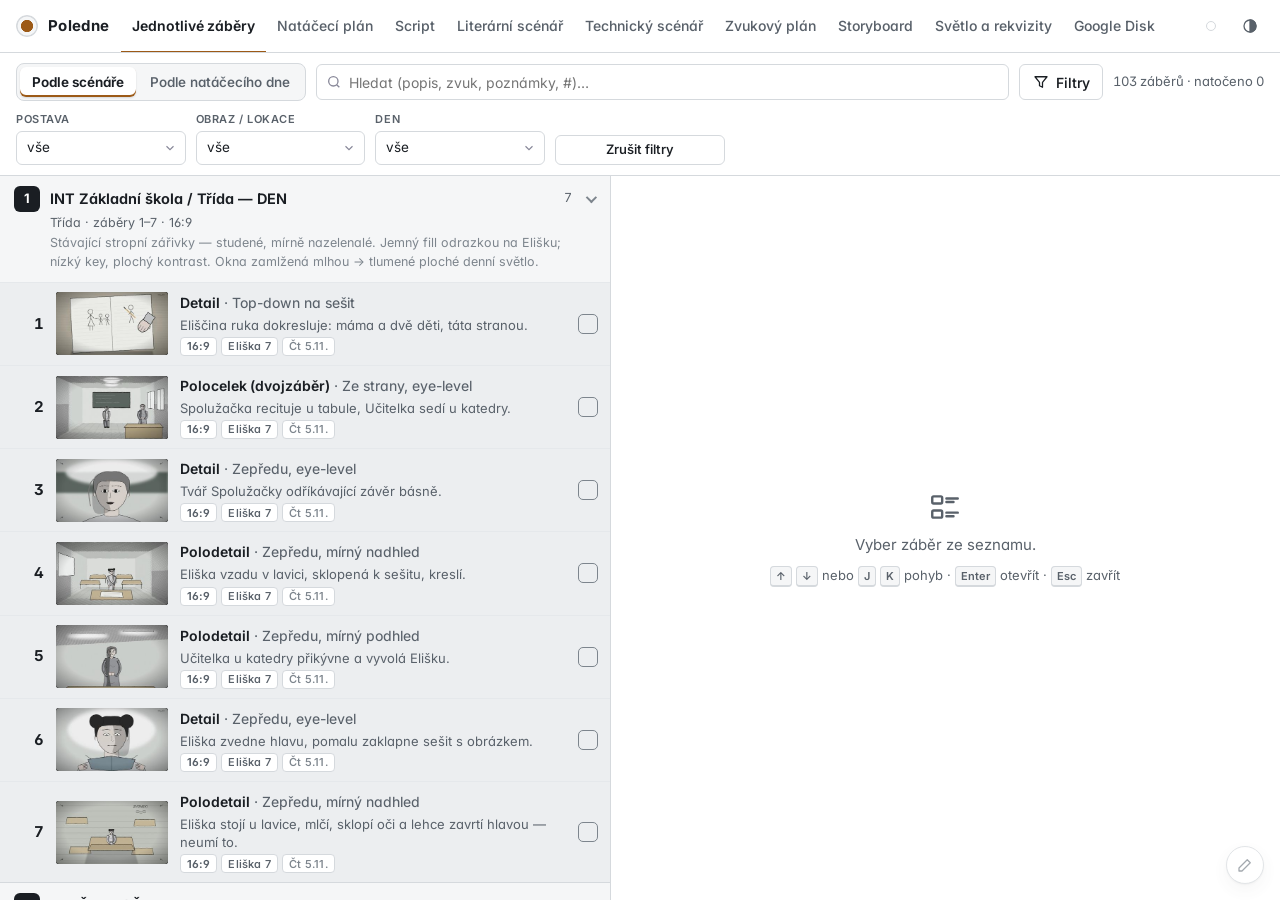
<file: index.html>
<!doctype html>
<html lang="cs">
<head>
<meta charset="utf-8">
<meta name="viewport" content="width=device-width, initial-scale=1, viewport-fit=cover">
<title>Poledne · produkční přehled</title>
<meta name="description" content="Produkční přehled studentského filmu Poledne – záběry, natáčecí plán, scénář, storyboard, světlo a rekvizity.">
<meta name="theme-color" content="#14181c" media="(prefers-color-scheme: dark)">
<meta name="theme-color" content="#eef0f2" media="(prefers-color-scheme: light)">
<meta name="apple-mobile-web-app-capable" content="yes">
<meta name="mobile-web-app-capable" content="yes">
<meta name="apple-mobile-web-app-status-bar-style" content="black-translucent">
<meta name="apple-mobile-web-app-title" content="Poledne">
<link rel="manifest" href="manifest.webmanifest">
<link rel="icon" href="icons/icon.svg" type="image/svg+xml">
<link rel="apple-touch-icon" href="icons/apple-touch-icon.png">
<link rel="preconnect" href="https://fonts.googleapis.com">
<link rel="preconnect" href="https://fonts.gstatic.com" crossorigin>
<link rel="stylesheet" href="https://fonts.googleapis.com/css2?family=Inter:wght@400;500;600;700&display=swap">
<link rel="stylesheet" href="css/app.css">
<script>
  try { var t = localStorage.getItem('poledne.theme'); if (t === 'light' || t === 'dark') document.documentElement.dataset.theme = t; } catch (e) {}
</script>
<script type="module" src="js/main.js"></script>
</head>
<body>
<a class="skip" href="#main">Přeskočit na obsah</a>
<header class="app-header" id="header">
  <div class="header-row">
    <a class="brand" href="#/zabery" aria-label="Poledne – úvod">
      <span class="brand-mark" aria-hidden="true"></span>
      <span class="brand-t"><strong>Poledne</strong></span>
    </a>
    <nav class="tabs" id="tabs" aria-label="Sekce"></nav>
    <button type="button" id="theme-btn" class="icon-btn" aria-label="Přepnout téma"></button>
  </div>
  <div class="edit-bar" id="edit-bar" hidden></div>
</header>
<main id="main" tabindex="-1"><p class="loading">Načítám…</p></main>
<nav class="bottom-bar" id="bottom-bar" aria-label="Sekce"></nav>
<button type="button" id="edit-toggle" class="edit-toggle" aria-pressed="false" aria-label="Režim úprav" title="Režim úprav"></button>
<div id="print-root"></div>
<input type="file" id="import-file" accept="application/json,.json" hidden>
</body>
</html>
</file>
<file: css/app.css>
/* Poledne – produkční přehled.
   Věcný nástroj: chladná desaturovaná šeď + jeden teplý (polední) akcent. Tmavé téma je primární pro plac. */

:root {
  --bg: #eceef0;
  --surface: #ffffff;
  --surface-2: #f5f6f7;
  --line: #d5d9dd;
  --line-2: #e5e8eb;
  --text: #1a1e23;
  --muted: #59616a;
  --faint: #7d858d;
  --accent: #9c5a17;
  --accent-ink: #ffffff;
  --accent-soft: #f5e8d8;
  --sel: #e6ebf0;
  --focus: #b8701f;
  --frame: #0d0f11;
  --l-h1: #dbe5ee; --l-h1-t: #2c4a61;
  --l-a: #f3e1c6;  --l-a-t: #6e4210;
  --l-b1: #dddee2; --l-b1-t: #3c3f46;
  --l-b2: #ffffff; --l-b2-t: #1a1e23;
  --ok: #2f6e46; --ok-bg: #dcefe2;
  --warn: #8a5a0c; --warn-bg: #f6e9cc;
  --bad: #9a3b2f; --bad-bg: #f6dfdb;
  --shadow: 0 1px 2px rgba(20, 25, 30, .06), 0 6px 20px rgba(20, 25, 30, .07);
  --radius: 8px;
  --header-h: 53px;
  --bb-h: 60px;
  --font: 'Inter', 'Public Sans', system-ui, -apple-system, 'Segoe UI', Roboto, sans-serif;
  color-scheme: light;
}

@media (prefers-color-scheme: dark) {
  :root:not([data-theme="light"]) {
    --bg: #101316;
    --surface: #161a1e;
    --surface-2: #1c2126;
    --line: #2a3137;
    --line-2: #22282d;
    --text: #e2e5e8;
    --muted: #9aa3ab;
    --faint: #737c84;
    --accent: #dc9a50;
    --accent-ink: #1b1207;
    --accent-soft: #33281b;
    --sel: #222a31;
    --focus: #e3a560;
    --frame: #050607;
    --l-h1: #22323f; --l-h1-t: #a9c4da;
    --l-a: #3a2c19;  --l-a-t: #e9b877;
    --l-b1: #2a2c31; --l-b1-t: #a5a8b0;
    --l-b2: #e8edf0; --l-b2-t: #14181c;
    --ok: #79b98f; --ok-bg: #1b2d22;
    --warn: #ddaa55; --warn-bg: #33291a;
    --bad: #e08a7d; --bad-bg: #372120;
    --shadow: 0 1px 2px rgba(0, 0, 0, .4), 0 8px 24px rgba(0, 0, 0, .35);
    color-scheme: dark;
  }
}
:root[data-theme="dark"] {
  --bg: #101316;
  --surface: #161a1e;
  --surface-2: #1c2126;
  --line: #2a3137;
  --line-2: #22282d;
  --text: #e2e5e8;
  --muted: #9aa3ab;
  --faint: #737c84;
  --accent: #dc9a50;
  --accent-ink: #1b1207;
  --accent-soft: #33281b;
  --sel: #222a31;
  --focus: #e3a560;
  --frame: #050607;
  --l-h1: #22323f; --l-h1-t: #a9c4da;
  --l-a: #3a2c19;  --l-a-t: #e9b877;
  --l-b1: #2a2c31; --l-b1-t: #a5a8b0;
  --l-b2: #e8edf0; --l-b2-t: #14181c;
  --ok: #79b98f; --ok-bg: #1b2d22;
  --warn: #ddaa55; --warn-bg: #33291a;
  --bad: #e08a7d; --bad-bg: #372120;
  --shadow: 0 1px 2px rgba(0, 0, 0, .4), 0 8px 24px rgba(0, 0, 0, .35);
  color-scheme: dark;
}

/* ---------- základ ---------- */
*, *::before, *::after { box-sizing: border-box; }
html { -webkit-text-size-adjust: 100%; }
body {
  margin: 0;
  background: var(--bg);
  color: var(--text);
  font: 15px/1.5 var(--font);
  font-feature-settings: 'cv11', 'ss01';
  -webkit-font-smoothing: antialiased;
}
h1, h2, h3 { margin: 0; line-height: 1.25; font-weight: 650; }
p { margin: 0; }
a { color: inherit; }
button, input, select, textarea { font: inherit; color: inherit; }
img { max-width: 100%; }
:focus-visible { outline: 2px solid var(--focus); outline-offset: 2px; border-radius: 4px; }
mark { background: var(--accent-soft); color: inherit; border-radius: 2px; box-shadow: 0 0 0 1px var(--accent-soft); }
kbd { font: 600 11px/1 var(--font); border: 1px solid var(--line); border-bottom-width: 2px; border-radius: 4px; padding: 2px 5px; background: var(--surface-2); }
.muted { color: var(--muted); }
.small { font-size: 13px; }
.sr-only { position: absolute; width: 1px; height: 1px; overflow: hidden; clip: rect(0 0 0 0); white-space: nowrap; }
.skip { position: absolute; left: 8px; top: -60px; z-index: 100; background: var(--accent); color: var(--accent-ink); padding: 8px 12px; border-radius: 6px; }
.skip:focus { top: 8px; }
.loading { padding: 40px; color: var(--muted); }
[hidden] { display: none !important; }

/* ---------- ikony a tlačítka ---------- */
.ico { display: inline-flex; width: 18px; height: 18px; flex: none; }
.ico svg { width: 100%; height: 100%; }
.ico.big { width: 34px; height: 34px; }

.btn {
  display: inline-flex; align-items: center; justify-content: center; gap: 6px;
  min-height: 36px; padding: 0 12px;
  border: 1px solid var(--line); border-radius: 6px;
  background: var(--surface); color: var(--text);
  font-size: 14px; font-weight: 550; text-decoration: none; cursor: pointer; white-space: nowrap;
}
.btn:hover { background: var(--surface-2); }
.btn:disabled { opacity: .4; cursor: default; }
.btn-sm { min-height: 30px; padding: 0 10px; font-size: 13px; }
.btn-ghost { background: transparent; }
.btn-primary { background: var(--accent); border-color: var(--accent); color: var(--accent-ink); }
.btn-primary:hover { background: var(--accent); filter: brightness(1.08); }
.btn-danger { color: var(--bad); }
.btn .badge { background: var(--accent); color: var(--accent-ink); border-radius: 9px; font-size: 11px; font-weight: 700; padding: 0 6px; line-height: 18px; }

.icon-btn {
  display: inline-flex; align-items: center; justify-content: center;
  width: 36px; height: 36px; flex: none;
  border: 0; border-radius: 6px; background: transparent; color: var(--muted); cursor: pointer;
}
.icon-btn:hover { background: var(--surface-2); color: var(--text); }
.icon-btn:disabled { opacity: .3; cursor: default; }
.icon-btn.sm { width: 30px; height: 30px; }

select {
  height: 36px; padding: 0 28px 0 10px; border: 1px solid var(--line); border-radius: 6px;
  background: var(--surface) url("data:image/svg+xml,%3Csvg xmlns='http://www.w3.org/2000/svg' viewBox='0 0 24 24' fill='none' stroke='%23889' stroke-width='2'%3E%3Cpath d='M6 9l6 6 6-6'/%3E%3C/svg%3E") no-repeat right 8px center / 14px;
  appearance: none; -webkit-appearance: none; max-width: 100%; font-size: 14px;
}
input[type="search"], input[type="text"], input[type="date"], input[type="url"], input[type="password"] {
  height: 36px; padding: 0 10px; border: 1px solid var(--line); border-radius: 6px; background: var(--surface); font-size: 14px; min-width: 0;
}
.search {
  flex: 1 1 200px; padding-left: 32px !important;
  background: var(--surface) url("data:image/svg+xml,%3Csvg xmlns='http://www.w3.org/2000/svg' viewBox='0 0 24 24' fill='none' stroke='%23889' stroke-width='2'%3E%3Ccircle cx='11' cy='11' r='7'/%3E%3Cpath d='M20 20l-4-4'/%3E%3C/svg%3E") no-repeat 9px center / 16px !important;
}

/* ---------- hlavička ---------- */
.app-header {
  position: sticky; top: 0; z-index: 30;
  background: var(--surface); border-bottom: 1px solid var(--line);
  padding-top: env(safe-area-inset-top);
}
.header-row { display: flex; align-items: center; gap: 12px; padding: 0 12px 0 16px; height: 52px; }
.brand { display: flex; align-items: center; gap: 10px; text-decoration: none; flex: none; }
.brand-mark { width: 22px; height: 22px; border-radius: 50%; background: radial-gradient(circle at 50% 50%, var(--accent) 0 38%, transparent 40%), var(--surface-2); box-shadow: inset 0 0 0 1.5px var(--line); }
.brand-t { display: flex; flex-direction: column; line-height: 1.15; }
.brand-t strong { font-size: 15px; letter-spacing: .02em; }
.tabs { display: flex; flex: 1; min-width: 0; height: 100%; overflow-x: auto; scrollbar-width: none; }
.tabs::-webkit-scrollbar { display: none; }
.tab {
  display: flex; align-items: center; padding: 0 11px; white-space: nowrap;
  color: var(--muted); text-decoration: none; font-size: 14px; font-weight: 520;
  border-bottom: 2px solid transparent; margin-bottom: -1px;
}
.tab:hover { color: var(--text); }
.tab[aria-current="page"] { color: var(--text); border-bottom-color: var(--accent); font-weight: 620; }
.tab .sm { display: none; }
@media (max-width: 1240px) { .tab .lg { display: none; } .tab .sm { display: inline; } }

.edit-bar {
  display: flex; align-items: center; justify-content: space-between; gap: 8px 16px; flex-wrap: wrap;
  padding: 6px 16px; background: var(--accent-soft); border-top: 1px solid var(--line); font-size: 13px;
}
.edit-bar-t { display: inline-flex; align-items: center; gap: 6px; font-weight: 600; }
.edit-bar-a { display: flex; gap: 6px; flex-wrap: wrap; }

/* spodní lišta (telefon) */
.bottom-bar { display: none; }
.more-sheet {
  position: fixed; right: 8px; bottom: calc(var(--bb-h) + env(safe-area-inset-bottom) + 8px); z-index: 45;
  background: var(--surface); border: 1px solid var(--line); border-radius: 12px; box-shadow: var(--shadow);
  padding: 6px; min-width: 230px;
}
.more-item { display: flex; align-items: center; gap: 12px; min-height: 48px; padding: 0 14px; border-radius: 8px; text-decoration: none; font-weight: 520; }
.more-item:hover { background: var(--surface-2); }

.edit-toggle {
  position: fixed; right: 16px; bottom: 16px; z-index: 50;
  width: 38px; height: 38px; border-radius: 50%;
  display: inline-flex; align-items: center; justify-content: center;
  border: 1px solid var(--line); background: var(--surface); color: var(--faint);
  opacity: .7; cursor: pointer; box-shadow: var(--shadow);
}
.edit-toggle:hover, .edit-toggle:focus-visible { opacity: 1; color: var(--text); }
.edit-toggle[aria-pressed="true"] { opacity: 1; background: var(--accent); border-color: var(--accent); color: var(--accent-ink); }

/* ---------- obecné stránky ---------- */
.page { max-width: 1180px; margin: 0 auto; padding: 24px 24px 80px; }
.page-narrow { max-width: 820px; }
.page-wide { max-width: 1560px; }
.page-head { display: flex; align-items: flex-end; justify-content: space-between; gap: 12px 24px; flex-wrap: wrap; margin-bottom: 16px; }
.page-head h1 { font-size: 24px; letter-spacing: -.01em; }
.page-head p { margin-top: 2px; }
.page-actions { display: flex; gap: 8px; flex-wrap: wrap; }
.empty { padding: 40px 20px; text-align: center; color: var(--muted); display: grid; gap: 12px; justify-items: center; }
.more { display: inline-block; margin-top: 8px; font-size: 13.5px; font-weight: 550; color: var(--accent); text-decoration: none; }
.more:hover { text-decoration: underline; }
.flash { animation: flash 1.6s ease-out; }
@keyframes flash { 0%, 30% { background: var(--accent-soft); } 100% { background: transparent; } }

/* ---------- toolbar ---------- */
.toolbar { background: var(--surface); border-bottom: 1px solid var(--line); padding: 10px 16px; }
.toolbar-page { position: sticky; top: var(--header-h); z-index: 10; margin: 0 -24px 16px; padding: 10px 24px; }
.toolbar-row { display: flex; align-items: center; gap: 8px 10px; flex-wrap: wrap; }
.count { margin-left: auto; color: var(--muted); font-size: 13px; white-space: nowrap; font-variant-numeric: tabular-nums; }
.filters { display: grid; grid-template-columns: repeat(auto-fill, minmax(150px, 1fr)); gap: 8px 10px; margin-top: 10px; align-items: end; }
.flt { display: flex; flex-direction: column; gap: 3px; min-width: 0; }
.flt-l { font-size: 11px; font-weight: 600; text-transform: uppercase; letter-spacing: .05em; color: var(--muted); }
.flt select { width: 100%; height: 34px; font-size: 13.5px; }

.seg { display: inline-flex; padding: 3px; gap: 2px; border-radius: 8px; background: var(--surface-2); border: 1px solid var(--line); flex: none; }
.seg-btn {
  border: 0; background: transparent; border-radius: 6px; padding: 0 12px; min-height: 30px;
  color: var(--muted); font-size: 13.5px; font-weight: 550; cursor: pointer; white-space: nowrap;
}
.seg-btn[aria-checked="true"] { background: var(--surface); color: var(--text); box-shadow: 0 1px 2px rgba(0, 0, 0, .12), inset 0 -2px 0 var(--accent); font-weight: 650; }
.seg-btn .sm { display: none; }

/* ---------- záběry: rozvržení ---------- */
.shots-view { display: flex; flex-direction: column; }
.split { display: grid; grid-template-columns: 1fr; }
.shot-list { min-width: 0; }

@media (min-width: 760px) {
  html:has(body[data-tab="zabery"]), body[data-tab="zabery"] { overflow: hidden; }
  .shots-view { height: calc(100dvh - var(--header-h)); }
  .toolbar { flex: none; }
  .split { flex: 1; min-height: 0; grid-template-columns: minmax(0, 1fr) minmax(0, 1fr); grid-template-rows: minmax(0, 1fr); }
  .shot-list { overflow-y: auto; overscroll-behavior: contain; }
  .detail { overflow-y: auto; overscroll-behavior: contain; border-left: 1px solid var(--line); background: var(--surface); }
  .grp-head { position: sticky; top: 0; z-index: 2; }
}
@media (min-width: 1100px) {
  .split { grid-template-columns: minmax(380px, 1fr) minmax(460px, 1.1fr); }
}

/* skupiny */
.grp { border-bottom: 1px solid var(--line); }
.grp-head {
  list-style: none; cursor: pointer; display: grid; gap: 2px;
  padding: 10px 16px 10px 14px; background: var(--surface-2); border-bottom: 1px solid var(--line-2);
}
.grp-head::-webkit-details-marker { display: none; }
.gh-main { display: flex; align-items: center; gap: 10px; min-width: 0; }
.gh-main::after {
  content: ''; width: 8px; height: 8px; margin-left: 4px; flex: none;
  border-right: 2px solid var(--faint); border-bottom: 2px solid var(--faint); transform: rotate(45deg) translateY(-2px);
  transition: transform .15s;
}
.grp:not([open]) .gh-main::after { transform: rotate(-45deg); }
.gh-num {
  display: inline-flex; align-items: center; justify-content: center; flex: none;
  min-width: 26px; height: 26px; padding: 0 6px; border-radius: 6px;
  background: var(--text); color: var(--surface); font-weight: 700; font-size: 13px;
}
.gh-day { background: var(--accent); color: var(--accent-ink); }
.gh-title { font-weight: 650; font-size: 14.5px; flex: 1; min-width: 0; overflow: hidden; text-overflow: ellipsis; white-space: nowrap; }
.gh-count { color: var(--muted); font-size: 12.5px; font-variant-numeric: tabular-nums; }
.gh-meta { font-size: 12.5px; color: var(--muted); padding-left: 36px; }
.gh-light { font-size: 12.5px; color: var(--faint); padding-left: 36px; display: -webkit-box; -webkit-line-clamp: 1; -webkit-box-orient: vertical; overflow: hidden; }
.grp[open] .gh-light { -webkit-line-clamp: 2; }
.grp-edit { display: flex; gap: 8px 16px; flex-wrap: wrap; align-items: center; padding: 8px 16px; background: var(--accent-soft); font-size: 13px; }
.grp-edit label { display: flex; gap: 6px; align-items: center; }
.grp-edit .grow { flex: 1; min-width: 200px; }
.grp-edit .grow .edit-field { flex: 1; }

.blk-head { display: flex; align-items: baseline; gap: 4px 10px; flex-wrap: wrap; padding: 8px 16px 6px; font-size: 13px; border-top: 1px solid var(--line-2); }
.blk:first-child .blk-head { border-top: 0; }
.blk-time { font-weight: 700; font-variant-numeric: tabular-nums; color: var(--accent); }
.blk-title { font-weight: 600; }
.blk-note { color: var(--muted); flex-basis: 100%; }
.blk.is-pause .blk-head { color: var(--faint); font-style: italic; padding-bottom: 8px; }
.blk.is-pause .blk-time { color: var(--faint); }
.blk-head .edit-field.single { flex: 1; min-width: 140px; }
.blk-head input.blk-time { width: 110px; flex: none; }

/* řádek záběru */
.rows { list-style: none; margin: 0; padding: 0; }
.shot-row { display: flex; align-items: center; border-top: 1px solid var(--line-2); position: relative; }
.rows > .shot-row:first-child { border-top: 0; }
.shot-row:hover { background: color-mix(in srgb, var(--sel) 55%, transparent); }
.shot-row.is-sel { background: var(--sel); box-shadow: inset 3px 0 0 var(--accent); }
.row-main {
  flex: 1; min-width: 0; display: grid; grid-template-columns: 2.1em 112px minmax(0, 1fr); gap: 12px; align-items: center;
  padding: 9px 4px 9px 12px; border: 0; background: transparent; text-align: left; cursor: pointer;
}
.row-num { font-weight: 700; font-size: 15px; font-variant-numeric: tabular-nums; text-align: right; color: var(--text); }
.is-done .row-num { color: var(--ok); }
.row-body { display: grid; gap: 3px; min-width: 0; }
.row-title { font-weight: 620; font-size: 14px; white-space: nowrap; overflow: hidden; text-overflow: ellipsis; }
.row-angle { font-weight: 450; color: var(--muted); }
.row-desc { font-size: 13px; color: var(--muted); display: -webkit-box; -webkit-line-clamp: 2; -webkit-box-orient: vertical; overflow: hidden; line-height: 1.4; }
.order-btns { display: flex; flex-direction: column; }

/* štítky */
.chips { display: flex; flex-wrap: wrap; gap: 4px; }
.chip {
  display: inline-flex; align-items: center; height: 19px; padding: 0 6px; border-radius: 4px;
  font-size: 11px; font-weight: 650; letter-spacing: .02em; white-space: nowrap;
  border: 1px solid var(--line); color: var(--muted); background: var(--surface);
}
.chip-l { border-color: transparent; }
.l-H1 { background: var(--l-h1); color: var(--l-h1-t); }
.l-A { background: var(--l-a); color: var(--l-a-t); }
.l-B1 { background: var(--l-b1); color: var(--l-b1-t); }
.l-B2 { background: var(--l-b2); color: var(--l-b2-t); border-color: var(--line); box-shadow: 0 0 6px rgba(255, 255, 255, .25); }
.l-none { background: var(--surface-2); }
.chip-r.is-alt { color: var(--accent); border-color: color-mix(in srgb, var(--accent) 50%, transparent); }
.chip-f { font-weight: 550; }
.f-d { color: var(--bad); border-color: color-mix(in srgb, var(--bad) 45%, transparent); }
.chip-d { color: var(--faint); font-weight: 550; }

/* natočeno */
.done-box { position: relative; display: inline-flex; align-items: center; justify-content: center; gap: 8px; min-width: 44px; min-height: 44px; cursor: pointer; flex: none; }
.done-box input { position: absolute; opacity: 0; width: 100%; height: 100%; margin: 0; cursor: pointer; }
.done-mark { width: 20px; height: 20px; border-radius: 5px; border: 1.5px solid var(--faint); display: inline-flex; align-items: center; justify-content: center; transition: background .12s; }
.done-box input:checked + .done-mark { background: var(--ok); border-color: var(--ok); }
.done-box input:checked + .done-mark::after { content: ''; width: 5px; height: 10px; border: solid var(--surface); border-width: 0 2px 2px 0; transform: rotate(45deg) translate(-1px, -1px); }
.done-box input:focus-visible + .done-mark { outline: 2px solid var(--focus); outline-offset: 2px; }
.done-box.big { padding: 0 10px; border: 1px solid var(--line); border-radius: 8px; font-size: 13px; font-weight: 550; color: var(--muted); }
.done-box.big:has(input:checked) { color: var(--ok); border-color: var(--ok); background: var(--ok-bg); }

/* rámeček obrázku */
.frame { display: flex; align-items: center; justify-content: center; width: 100%; aspect-ratio: 16 / 9; background: var(--frame); border-radius: 4px; overflow: hidden; }
.frame-in { display: block; height: 100%; max-width: 100%; overflow: hidden; position: relative; background: #000; }
.frame-in img { display: block; width: 100%; height: 100%; object-fit: cover; }
.frame-black { display: flex; align-items: center; justify-content: center; height: 100%; color: #777; font-size: 11px; text-transform: uppercase; letter-spacing: .08em; }
.frame-thumb { border-radius: 3px; }

/* ---------- detail ---------- */
.detail-empty { height: 100%; min-height: 240px; display: flex; flex-direction: column; align-items: center; justify-content: center; gap: 10px; color: var(--muted); padding: 24px; text-align: center; }
.d-head {
  position: sticky; top: 0; z-index: 3; display: flex; align-items: center; gap: 10px;
  padding: 10px 14px; background: var(--surface); border-bottom: 1px solid var(--line);
}
.d-title { display: flex; align-items: center; gap: 12px; flex: 1; min-width: 0; }
.d-num { font-size: 26px; font-weight: 750; font-variant-numeric: tabular-nums; letter-spacing: -.02em; color: var(--accent); }
.d-title h2 { font-size: 16px; }
.d-sub { font-size: 12.5px; color: var(--muted); white-space: nowrap; overflow: hidden; text-overflow: ellipsis; }
.d-title > div { min-width: 0; }
.d-nav { display: flex; }
.d-body { padding: 4px 20px 40px; }
.d-sec { padding: 16px 0; border-bottom: 1px solid var(--line-2); }
.d-sec:last-child { border-bottom: 0; }
.d-sec h3 { font-size: 11.5px; font-weight: 700; text-transform: uppercase; letter-spacing: .07em; color: var(--muted); margin-bottom: 10px; }
.d-grid { display: grid; grid-template-columns: 1fr 1fr; gap: 0 24px; border-bottom: 1px solid var(--line-2); }
.d-grid .d-sec { border-bottom: 0; }
.val { white-space: pre-line; }
.val.lead { font-size: 16px; line-height: 1.5; }
.is-empty { color: var(--faint); }
.kv { display: grid; grid-template-columns: auto 1fr; gap: 6px 12px; margin: 0; font-size: 14px; }
.kv dt { color: var(--muted); }
.kv dd { margin: 0; min-width: 0; }
.kv-l { font-size: 12.5px; color: var(--muted); margin: 12px 0 4px; font-weight: 600; }
.d-frame { display: block; border-radius: 6px; overflow: hidden; }
.d-frame .frame { border-radius: 6px; }

.cont { margin-top: 12px; display: grid; gap: 8px; }
.cont-h { font-size: 12.5px; font-weight: 600; color: var(--muted); }
.cont-row { display: grid; grid-template-columns: minmax(90px, 1fr) minmax(0, 1fr) minmax(0, 1fr); gap: 8px; align-items: center; }
.cont-row:not(.is-current) { opacity: .75; }
.cont-l { font-size: 12.5px; font-weight: 600; }
.cont-cell { display: grid; gap: 3px; border: 1px solid var(--line); border-radius: 6px; padding: 4px; background: var(--surface-2); cursor: pointer; text-align: left; }
.cont-cell:hover { border-color: var(--accent); }
.cont-cell.is-none { cursor: default; color: var(--faint); font-size: 12px; text-align: center; padding: 14px 4px; border-style: dashed; background: transparent; }
.cont-n { font-size: 12px; font-weight: 650; font-variant-numeric: tabular-nums; }

.light-state { display: flex; gap: 12px; align-items: flex-start; margin-bottom: 4px; }
.light-state .chip { height: 26px; padding: 0 10px; font-size: 13px; flex: none; }

.prop-list { list-style: none; margin: 0; padding: 0; display: grid; gap: 2px; }
.prop-list li { display: flex; justify-content: space-between; align-items: center; gap: 12px; padding: 5px 0; font-size: 14px; border-bottom: 1px dashed var(--line-2); }
.prop-list li.is-risky .prop-name::before { content: '⚠ '; color: var(--warn); }
.pill { display: inline-flex; align-items: center; height: 20px; padding: 0 8px; border-radius: 10px; font-size: 11.5px; font-weight: 650; white-space: nowrap; }
.pill-ok { background: var(--ok-bg); color: var(--ok); }
.pill-warn { background: var(--warn-bg); color: var(--warn); }
.pill-bad { background: var(--bad-bg); color: var(--bad); }
.subs { margin-top: 12px; padding: 10px 12px; border-radius: 8px; background: var(--warn-bg); border: 1px solid color-mix(in srgb, var(--warn) 35%, transparent); font-size: 13.5px; }
.subs-h { font-weight: 700; color: var(--warn); margin-bottom: 4px; }
.subs ul { margin: 0; padding-left: 18px; display: grid; gap: 3px; }

/* editace */
.edit-field {
  display: block; width: 100%; padding: 6px 8px; border-radius: 6px;
  border: 1px dashed color-mix(in srgb, var(--accent) 70%, transparent); background: var(--surface-2);
  font-size: 14px; line-height: 1.45; resize: vertical; field-sizing: content; min-height: 2.4em;
}
.edit-field.single { display: inline-block; height: 32px; min-height: 0; }
.edit-field.notes { border-style: solid; border-color: var(--line); min-height: 4.5em; }
.edit-field:focus { border-style: solid; outline: none; border-color: var(--accent); box-shadow: 0 0 0 3px color-mix(in srgb, var(--accent) 25%, transparent); }
.edit-row { display: flex; align-items: center; gap: 6px; flex-wrap: wrap; margin: 6px 0 10px; }
.edit-row select { flex: 1; min-width: 160px; height: 32px; font-size: 13px; }
.edit-tag { font-size: 11px; font-weight: 700; text-transform: uppercase; letter-spacing: .06em; color: var(--accent); }

/* ---------- literární scénář ---------- */
.lit-heading { font-size: 13px; font-weight: 700; letter-spacing: .06em; text-transform: uppercase; color: var(--text); margin: 0 0 10px; }
.lit-heading.sm { font-size: 11.5px; color: var(--muted); margin: 10px 0 6px; }
.lit-heading.sm:first-child { margin-top: 0; }
.lit-b { padding: 4px 10px; border-left: 3px solid transparent; border-radius: 0 4px 4px 0; }
.lit-b + .lit-b { margin-top: 4px; }
.lit-b.is-hl { background: var(--accent-soft); border-left-color: var(--accent); }
.lit-ctx .lit-b:not(.is-hl) { color: var(--muted); font-size: 14px; }
.lit-dlg { text-align: center; }
.lit-char { display: block; font-size: 12px; font-weight: 700; letter-spacing: .08em; }
.lit-line { max-width: 30em; margin: 0 auto; }

.lit-doc { background: var(--surface); border: 1px solid var(--line); border-radius: var(--radius); padding: 28px clamp(16px, 5vw, 56px) 40px; }
.lit-scene { padding: 20px 0 8px; scroll-margin-top: calc(var(--header-h) + 70px); }
.lit-scene + .lit-scene { border-top: 1px solid var(--line-2); }
.lit-row { display: grid; grid-template-columns: minmax(0, 1fr) 120px; gap: 16px; align-items: start; padding: 2px 0; scroll-margin-top: calc(var(--header-h) + 80px); border-radius: 4px; }
.lit-row .lit-b { font-size: 15.5px; line-height: 1.6; }
.lit-shots { font-size: 12px; display: flex; flex-wrap: wrap; gap: 4px; padding-top: 6px; }
.lit-shots-l { color: var(--faint); width: 100%; }
.shot-link {
  display: inline-flex; align-items: center; justify-content: center; min-width: 30px; height: 24px; padding: 0 6px;
  border-radius: 5px; border: 1px solid var(--line); background: var(--surface-2); text-decoration: none;
  font-weight: 650; font-size: 12px; font-variant-numeric: tabular-nums;
}
.shot-link:hover { border-color: var(--accent); color: var(--accent); }
.shot-link.is-done { color: var(--ok); }

/* ---------- natáčecí plán ---------- */
.day-jump { display: flex; gap: 8px; flex-wrap: wrap; margin-bottom: 16px; }
.chip-link { display: inline-flex; align-items: center; min-height: 34px; padding: 0 14px; border-radius: 17px; border: 1px solid var(--line); background: var(--surface); text-decoration: none; font-weight: 600; font-size: 13.5px; }
.chip-link:hover { border-color: var(--accent); }
.day-card { background: var(--surface); border: 1px solid var(--line); border-radius: var(--radius); margin-bottom: 20px; scroll-margin-top: calc(var(--header-h) + 12px); overflow: hidden; }
.day-head { display: flex; justify-content: space-between; align-items: flex-start; gap: 12px 20px; flex-wrap: wrap; padding: 16px 20px; border-bottom: 1px solid var(--line); background: var(--surface-2); }
.day-head h2 { font-size: 19px; }
.day-title { color: var(--muted); margin-top: 2px; }
.day-titles { min-width: 0; flex: 1 1 260px; }
.day-meta { display: flex; align-items: center; gap: 14px; flex-wrap: wrap; }
.progress { display: grid; gap: 4px; min-width: 150px; font-size: 12.5px; color: var(--muted); font-variant-numeric: tabular-nums; }
.progress-bar { height: 6px; border-radius: 3px; background: var(--line); overflow: hidden; }
.progress-bar span { display: block; height: 100%; background: var(--ok); border-radius: 3px; }
.blocks { list-style: none; margin: 0; padding: 0; }
.block { display: grid; grid-template-columns: 118px minmax(0, 1fr); gap: 16px; padding: 14px 20px; border-top: 1px solid var(--line-2); }
.block:first-child { border-top: 0; }
.block-time { font-weight: 700; font-variant-numeric: tabular-nums; color: var(--accent); padding-top: 1px; }
.block h3 { font-size: 15px; }
.block-note { color: var(--muted); font-size: 13.5px; margin-top: 2px; }
.block.is-pause { padding-top: 8px; padding-bottom: 8px; background: var(--surface-2); }
.block.is-pause .block-time, .block.is-pause h3 { color: var(--faint); font-weight: 550; font-size: 13.5px; }
.block .edit-field { margin-top: 4px; }
.pshots { list-style: none; margin: 10px 0 0; padding: 0; display: grid; grid-template-columns: repeat(auto-fill, minmax(124px, 1fr)); gap: 8px; }
.pshot { position: relative; border: 1px solid var(--line); border-radius: 6px; background: var(--surface-2); }
.pshot.is-done { border-color: color-mix(in srgb, var(--ok) 60%, transparent); }
.pshot .done-box { position: absolute; top: 0; left: 0; z-index: 1; }
.pshot .done-mark { background: color-mix(in srgb, var(--surface) 85%, transparent); }
.pshot-link { display: grid; gap: 4px; padding: 4px; text-decoration: none; }
.pshot-link .frame { border-radius: 4px; }
.pshot-t { font-size: 12px; color: var(--muted); white-space: nowrap; overflow: hidden; text-overflow: ellipsis; padding: 0 2px 2px; }
.pshot-t strong { color: var(--text); font-size: 13px; }
.pshot.is-done .pshot-t strong { color: var(--ok); }

/* ---------- technický scénář (podoba dokumentu z Disku) ---------- */
:root {
  --paper: #ffffff; --paper-ink: #000000; --paper-mute: #444; --paper-line: #000000;
  --paper-head: #d9d9d9; --paper-hover: #f3f3f3; --doc-blue: #2e74b5;
}
@media (prefers-color-scheme: dark) {
  :root:not([data-theme="light"]) {
    --paper: #1a1e22; --paper-ink: #e4e6e8; --paper-mute: #a6adb4; --paper-line: #4d555d;
    --paper-head: #2c3339; --paper-hover: #222830; --doc-blue: #86b6e6;
  }
}
:root[data-theme="dark"] {
  --paper: #1a1e22; --paper-ink: #e4e6e8; --paper-mute: #a6adb4; --paper-line: #4d555d;
  --paper-head: #2c3339; --paper-hover: #222830; --doc-blue: #86b6e6;
}
.doc {
  max-width: 1120px; margin: 0 auto; padding: 56px clamp(16px, 5vw, 64px) 72px;
  background: var(--paper); color: var(--paper-ink); border: 1px solid var(--line); border-radius: 4px; box-shadow: var(--shadow);
  font-family: Arial, 'Helvetica Neue', Helvetica, sans-serif; font-size: 14.5px; line-height: 1.4;
}
.doc-cover { text-align: center; margin-bottom: 28px; }
.doc-school { font-size: 16px; line-height: 1.45; margin-bottom: 36px; }
.doc-kicker { font-size: 17px; margin-bottom: 10px; }
.doc-title { font-size: 36px; font-weight: 700; letter-spacing: .01em; margin-bottom: 10px; }
.doc-genre { font-size: 17px; font-style: italic; margin-bottom: 8px; }
.doc-motif { font-size: 14px; font-style: italic; margin-bottom: 36px; }
.doc-credits { font-size: 14px; line-height: 1.5; }
.doc-sec { margin-top: 22px; }
.doc-h1 { font-family: 'Times New Roman', Times, serif; font-weight: 400; color: var(--doc-blue); font-size: 23px; margin: 0 0 8px; }
.doc-p { margin: 0 0 10px; }
.doc-p.is-i { font-style: italic; font-size: 13.5px; }
.doc-ul, .doc-ul2 { margin: 0 0 10px; padding-left: 46px; font-family: 'Times New Roman', Times, serif; font-size: 15.5px; }
.doc-ul li { margin: 3px 0; list-style: disc; }
.doc-ul2 { margin: 4px 0 2px; padding-left: 44px; }
.doc-ul2 li { list-style: circle; }
.doc-fig { margin: 12px 0 18px; text-align: center; }
.doc-fig img { width: min(380px, 80%); height: auto; background: #fff; border-radius: 2px; }
.doc-obraz { margin-top: 30px; scroll-margin-top: calc(var(--header-h) + 70px); }
.doc-h-obraz { font-size: 17px; font-weight: 700; margin: 0 0 6px; white-space: pre-wrap; }
.doc-look { font-weight: 700; margin: 0 0 2px; }
.doc-part { text-align: center; font-size: 15.5px; margin: 18px 0 8px; }
.doc-table { width: 100%; border-collapse: collapse; font-size: 13px; line-height: 1.32; margin: 8px 0 4px; }
.doc-table th, .doc-table td { border: 1px solid var(--paper-line); padding: 5px 6px; vertical-align: top; text-align: left; }
.doc-table thead th {
  position: sticky; top: calc(var(--header-h) + 57px); z-index: 4;
  background: var(--paper-head); font-weight: 700; box-shadow: inset 0 -1px 0 var(--paper-line);
}
.doc-table .c-num { width: 3.2%; font-variant-numeric: tabular-nums; }
.doc-table .c-size { width: 10%; } .doc-table .c-angle { width: 17%; } .doc-table .c-move { width: 10.5%; }
.doc-table .c-sound { width: 17%; } .doc-table .c-notes { width: 14.5%; }
.doc-table td.c-num a { color: inherit; text-decoration: none; }
.doc-table td.c-num a:hover { color: var(--accent); text-decoration: underline; }
.doc-table tbody tr:hover td { background: var(--paper-hover); }
.doc-table tr.is-done td.c-num a { color: var(--ok); font-weight: 700; }
.doc-table tr.is-done td.c-num a::after { content: ' ✓'; }

/* ---------- storyboard ---------- */
.board { display: grid; grid-template-columns: repeat(auto-fill, minmax(210px, 1fr)); gap: 14px; }
.board-item { display: grid; gap: 6px; padding: 0; border: 0; background: none; text-align: left; cursor: pointer; border-radius: 6px; }
.board-item .frame { border-radius: 6px; transition: transform .12s; }
.board-item:hover .frame { transform: translateY(-2px); box-shadow: var(--shadow); }
.board-cap { font-size: 13px; color: var(--muted); white-space: nowrap; overflow: hidden; text-overflow: ellipsis; }
.board-cap strong { color: var(--text); }
.board-item.is-done .board-cap strong { color: var(--ok); }
.lightbox {
  width: min(1240px, 96vw); max-height: 96dvh; padding: 0; border: 1px solid var(--line); border-radius: 12px;
  background: var(--surface); color: var(--text); overflow: auto;
}
.lightbox::backdrop { background: rgba(5, 7, 9, .82); }
.lb-top { display: flex; align-items: center; gap: 10px; padding: 10px 12px 10px 16px; border-bottom: 1px solid var(--line); }
.lb-title { flex: 1; min-width: 0; display: flex; align-items: center; gap: 8px; flex-wrap: wrap; }
.lb-stage { position: relative; background: var(--frame); }
.lb-stage .frame { border-radius: 0; max-height: 78dvh; }
.lb-arrow {
  position: absolute; top: 50%; transform: translateY(-50%); z-index: 2;
  width: 48px; height: 64px; border: 0; border-radius: 8px; background: rgba(0, 0, 0, .45); color: #fff; cursor: pointer;
  display: inline-flex; align-items: center; justify-content: center;
}
.lb-arrow .ico { width: 26px; height: 26px; }
.lb-arrow.l { left: 10px; } .lb-arrow.r { right: 10px; }
.lb-arrow:disabled { opacity: .15; cursor: default; }
.lb-cap { padding: 12px 16px 16px; font-size: 15px; }

/* ---------- světlo a rekvizity ---------- */
/* plán svícení */
:root {
  --dg-floor: #f4f5f6; --dg-wall: #2a3036; --dg-furn: #e3ddd2; --dg-furn-t: #6b5f4c; --dg-out: #eef2f5;
  --dg-warm: #e39b3a; --dg-neutral: #e8c766; --dg-cool: #4f8fd0; --dg-win: #6aa6dc;
}
@media (prefers-color-scheme: dark) {
  :root:not([data-theme="light"]) {
    --dg-floor: #1d2228; --dg-wall: #c9d0d6; --dg-furn: #3a3530; --dg-furn-t: #cbbfa9; --dg-out: #181d22;
    --dg-warm: #f0a94a; --dg-neutral: #f0d474; --dg-cool: #6fb0f0; --dg-win: #7fb8ea;
  }
}
:root[data-theme="dark"] {
  --dg-floor: #1d2228; --dg-wall: #c9d0d6; --dg-furn: #3a3530; --dg-furn-t: #cbbfa9; --dg-out: #181d22;
  --dg-warm: #f0a94a; --dg-neutral: #f0d474; --dg-cool: #6fb0f0; --dg-win: #7fb8ea;
}
.lp-card { background: var(--surface); border: 1px solid var(--line); border-radius: var(--radius); padding: 18px 20px; margin-bottom: 18px; scroll-margin-top: calc(var(--header-h) + 12px); }
.lp-card h2 { font-size: 19px; display: flex; align-items: center; gap: 10px; }
.lp-card h2 .chip { height: 22px; font-size: 12px; }
.lp-principle { font-size: 15.5px; line-height: 1.5; max-width: 80ch; }
.lp-legend { margin: 12px 0 8px; max-width: 600px; }
.lp-temp { display: inline-block; padding: 0 6px; border-radius: 4px; font-weight: 600; color: #1a1e23; }
.lp-temp.t-warm { background: var(--dg-warm); } .lp-temp.t-neutral { background: var(--dg-neutral); } .lp-temp.t-cool { background: var(--dg-cool); }
.gear-grid { display: grid; grid-template-columns: repeat(auto-fit, minmax(300px, 1fr)); gap: 8px 28px; margin-top: 12px; }
.gear-g h3 { font-size: 11.5px; font-weight: 700; text-transform: uppercase; letter-spacing: .07em; color: var(--muted); margin: 6px 0 6px; }
.gear-g ul { list-style: none; margin: 0; padding: 0; }
.gear-g li { display: grid; grid-template-columns: 2.2em 1fr auto; gap: 8px; align-items: baseline; padding: 6px 0; border-bottom: 1px dashed var(--line-2); font-size: 14px; }
.gear-qty { font-weight: 700; font-variant-numeric: tabular-nums; color: var(--accent); }
.gear-name { min-width: 0; }
.gear-note { display: block; font-size: 12.5px; color: var(--muted); }
.gear-src { font-size: 11px; font-weight: 650; padding: 1px 7px; border-radius: 9px; white-space: nowrap; }
.gear-src.s-rent { background: var(--accent-soft); color: var(--accent); }
.gear-src.s-own { background: var(--surface-2); color: var(--muted); border: 1px solid var(--line); }
.lp-q { margin-top: 16px; }
.lp-head { display: grid; gap: 6px; margin-bottom: 14px; }
.lp-meta { font-size: 13px; color: var(--muted); }
.lp-mood { color: var(--text); max-width: 90ch; }
.lp-body { display: grid; grid-template-columns: minmax(0, 1.05fr) minmax(0, 1fr); gap: 20px; align-items: start; }
.lp-body.no-dg { grid-template-columns: 1fr; }
.lp-dgs { display: grid; gap: 14px; }
.lp-dg { margin: 0; background: var(--dg-out); border: 1px solid var(--line-2); border-radius: 8px; padding: 8px; }
.lp-dg figcaption { font-size: 13px; font-weight: 600; color: var(--muted); padding: 6px 4px 2px; }
.lp-svg svg, .lp-legend svg { display: block; width: 100%; height: auto; }
.lp-table { width: 100%; border-collapse: collapse; font-size: 14px; }
.lp-table th { text-align: left; font-size: 11px; text-transform: uppercase; letter-spacing: .06em; color: var(--muted); padding: 6px 8px; border-bottom: 1px solid var(--line); }
.lp-table td { padding: 8px; border-bottom: 1px solid var(--line-2); vertical-align: top; }
.lp-table .c-b { width: 36px; }
.lp-badge { display: inline-flex; align-items: center; justify-content: center; width: 24px; height: 24px; border-radius: 50%; font-size: 12.5px; font-weight: 700; }
.lp-badge.b-num { background: var(--dg-neutral); color: #1a1e23; }
.lp-badge.b-bounce { background: #fff; color: #1a1e23; border: 1.5px solid #1a1e23; }
.lp-badge.b-flag { background: #1a1e23; color: #fff; }
.lp-badge.b-misc { background: var(--surface-2); color: var(--text); border: 1px solid var(--line); }
.lp-tips { margin: 12px 0 0; padding-left: 18px; font-size: 13.5px; color: var(--muted); display: grid; gap: 4px; }
.lp-shots { margin-top: 12px; font-size: 13.5px; }
.lp-shots summary { cursor: pointer; font-weight: 600; color: var(--accent); }
.lp-shot-links { display: flex; flex-wrap: wrap; gap: 4px; margin-top: 8px; }
.d-setup-list { list-style: none; margin: 0 0 4px; padding: 0; font-size: 13.5px; display: grid; gap: 2px; }
.d-setup-list b { display: inline-block; min-width: 1.4em; color: var(--accent); }

/* SVG schéma */
.dg text { font-family: var(--font); dominant-baseline: central; }
.dg-room { fill: var(--dg-floor); stroke: var(--dg-wall); stroke-width: 3; }
.dg-room.is-out { fill: var(--dg-out); stroke-dasharray: 6 5; stroke-width: 1.5; }
.dg-room-l { font-size: 12px; font-weight: 600; fill: var(--muted); }
.dg-win { stroke: var(--dg-win); stroke-width: 7; stroke-linecap: butt; }
.dg-win-l { font-size: 11px; fill: var(--dg-win); font-weight: 600; }
.dg-gap { stroke: var(--dg-floor); stroke-width: 5; }
.dg-door { stroke: var(--dg-wall); stroke-width: 1.2; stroke-dasharray: 3 3; }
.dg-glass { stroke: var(--dg-win); stroke-width: 4; stroke-dasharray: 5 3; }
.dg-furn { fill: var(--dg-furn); stroke: var(--dg-furn-t); stroke-width: 1; }
.dg-furn-l { font-size: 11px; fill: var(--dg-furn-t); text-anchor: middle; }
.dg-tube { fill: #fff; stroke: var(--faint); stroke-width: 1; }
.dg-beam { stroke: none; opacity: .28; }
.dg-beam.t-warm, .dg-lamp.t-warm { fill: var(--dg-warm); }
.dg-beam.t-neutral, .dg-lamp.t-neutral { fill: var(--dg-neutral); }
.dg-beam.t-cool, .dg-lamp.t-cool { fill: var(--dg-cool); }
.dg-lamp { stroke: var(--dg-wall); stroke-width: 1.5; }
.dg-badge circle { stroke-width: 1.5; }
.dg-badge text { font-size: 12.5px; font-weight: 700; text-anchor: middle; }
.b-light circle { stroke: var(--dg-wall); }
.b-light.t-warm circle { fill: var(--dg-warm); } .b-light.t-neutral circle { fill: var(--dg-neutral); } .b-light.t-cool circle { fill: var(--dg-cool); }
.b-light text { fill: #1a1e23; }
.b-bounce circle { fill: #fff; stroke: #1a1e23; } .b-bounce text { fill: #1a1e23; }
.b-flag circle { fill: #111; stroke: var(--dg-wall); } .b-flag text { fill: #fff; }
.dg-bounce { stroke: #fff; stroke-width: 9; stroke-linecap: butt; filter: drop-shadow(0 0 1px #1a1e23) drop-shadow(0 0 1px #1a1e23); }
.dg-bounce-ray { stroke: var(--dg-neutral); stroke-width: 2; stroke-dasharray: 4 4; }
.dg-arrow { fill: var(--dg-neutral); }
.dg-flag { stroke: #111; stroke-width: 8; filter: drop-shadow(0 0 1px var(--dg-wall)); }
.dg-prac { fill: var(--dg-warm); stroke: var(--dg-wall); stroke-width: 1.2; filter: drop-shadow(0 0 6px var(--dg-warm)); }
.dg-prac.is-off { fill: var(--dg-floor); stroke-dasharray: 3 2; filter: none; }
.dg-prac-l { font-size: 10.5px; fill: var(--muted); text-anchor: middle; }
.dg-actor circle { fill: var(--surface); stroke: var(--text); stroke-width: 2; }
.dg-actor text { font-size: 11px; font-weight: 700; text-anchor: middle; fill: var(--text); }
.dg-cam { fill: var(--text); }
.dg-cam-fov { fill: var(--text); opacity: .08; }
.dg-cam-l { font-size: 11px; font-weight: 700; text-anchor: middle; fill: var(--text); }
.dg-leg { font-size: 12.5px; fill: var(--text); }
.props-wrap { scroll-margin-top: calc(var(--header-h) + 12px); }
.props-head { display: flex; align-items: center; gap: 10px 20px; flex-wrap: wrap; margin-bottom: 10px; }
.props-head h2 { font-size: 20px; }
.props-sum { display: flex; gap: 14px; flex-wrap: wrap; font-size: 13.5px; font-variant-numeric: tabular-nums; flex: 1; }
.table-wrap { margin-top: 10px; }
.props { width: 100%; border-collapse: separate; border-spacing: 0; background: var(--surface); border: 1px solid var(--line); border-radius: var(--radius); font-size: 14px; }
.props th { text-align: left; padding: 9px 12px; background: var(--surface-2); border-bottom: 1px solid var(--line); font-size: 11.5px; text-transform: uppercase; letter-spacing: .06em; color: var(--muted); }
.props td { padding: 9px 12px; border-top: 1px solid var(--line-2); vertical-align: top; }
.props tr.is-risky td:first-child strong::before { content: '⚠ '; color: var(--warn); }
.props select { height: 32px; font-size: 13px; }

/* ---------- Google Disk ---------- */
.drive-banner { display: block; width: 100%; height: auto; aspect-ratio: 2880 / 1793; object-fit: cover; border-radius: 14px; background: #121416; box-shadow: var(--shadow); }
.drive .drive-btn {
  display: flex; align-items: center; justify-content: center; gap: 16px; margin: 20px 0 20px;
  padding: 32px 28px; border-radius: 14px; background: var(--accent); color: var(--accent-ink);
  font-size: 20px; font-weight: 650; text-decoration: none; box-shadow: var(--shadow);
}
.drive .drive-btn:hover { filter: brightness(1.06); }
.drive .drive-btn.is-off { background: var(--surface-2); color: var(--muted); box-shadow: none; border: 1px dashed var(--line); }
.drive-edit { display: flex; gap: 8px; align-items: center; flex-wrap: wrap; }
.drive-edit .edit-field { flex: 1; min-width: 240px; }

/* ---------- skriptovací deník (podle tabulky .xlsx) ---------- */
:root { --sd-banner: #f1f5f9; --sd-head: #1d293b; --sd-head-t: #ffffff; --sd-odd: #f7fafb; --sd-klap: #fffaeb; --sd-line: #c9d1da; --sd-num: #1d293b; --sd-done: #e9f4ec; }
@media (prefers-color-scheme: dark) {
  :root:not([data-theme="light"]) { --sd-banner: #1f262d; --sd-head: #2b3b52; --sd-head-t: #eef2f6; --sd-odd: #1a1f24; --sd-klap: #3a3220; --sd-line: #333c45; --sd-num: #c9d6e6; --sd-done: #1b2d22; }
}
:root[data-theme="dark"] { --sd-banner: #1f262d; --sd-head: #2b3b52; --sd-head-t: #eef2f6; --sd-odd: #1a1f24; --sd-klap: #3a3220; --sd-line: #333c45; --sd-num: #c9d6e6; --sd-done: #1b2d22; }
.sd-head { display: flex; align-items: flex-end; justify-content: space-between; gap: 12px 24px; flex-wrap: wrap; margin-bottom: 12px; }
.sd-head h1 { font-size: 22px; letter-spacing: .02em; }
.sd-crew { display: flex; align-items: center; gap: 10px 24px; flex-wrap: wrap; padding: 10px 14px; margin-bottom: 14px; background: var(--surface); border: 1px solid var(--line); border-radius: var(--radius); }
.sd-crew-f { display: flex; align-items: center; gap: 8px; font-size: 13px; }
.sd-crew-f > span { font-weight: 700; text-transform: uppercase; letter-spacing: .06em; font-size: 11.5px; color: var(--muted); }
.sd-crew-f input { width: 180px; height: 32px; }
.sd-crew .muted { flex-basis: 100%; }
.sd-tabs { display: flex; gap: 4px; flex-wrap: wrap; border-bottom: 2px solid var(--sd-head); margin-bottom: 0; }
.sd-tab { display: flex; align-items: baseline; gap: 8px; min-height: 38px; padding: 0 14px; border: 1px solid var(--line); border-bottom: 0; border-radius: 8px 8px 0 0; background: var(--surface-2); color: var(--muted); font-size: 13.5px; cursor: pointer; }
.sd-tab strong { color: var(--text); }
.sd-tab[aria-pressed="true"] { background: var(--sd-head); border-color: var(--sd-head); color: var(--sd-head-t); }
.sd-tab[aria-pressed="true"] strong { color: var(--sd-head-t); }
.sd-prog { font-variant-numeric: tabular-nums; font-size: 12px; opacity: .8; }
.sd-day { margin-bottom: 22px; }
.sd-banner { display: flex; justify-content: space-between; gap: 6px 24px; flex-wrap: wrap; padding: 9px 12px; background: var(--sd-banner); border: 1px solid var(--sd-line); border-top: 0; font-size: 13.5px; }
.sd-banner-t { font-weight: 700; }
.sd-banner-i { color: var(--muted); }
.sd-table { width: 100%; border-collapse: collapse; table-layout: fixed; font-size: 13.5px; background: var(--surface); }
.sd-table th, .sd-table td { border: 1px solid var(--sd-line); padding: 6px 8px; vertical-align: top; text-align: left; }
.sd-table thead th { position: sticky; top: var(--header-h); z-index: 3; background: var(--sd-head); color: var(--sd-head-t); font-weight: 600; font-size: 12.5px; text-align: center; vertical-align: middle; }
.sd-table col.c-num { width: 4.6%; } .sd-table col.c-ob { width: 3.9%; } .sd-table col.c-size { width: 9.2%; }
.sd-table col.c-cam { width: 13.8%; } .sd-table col.c-act { width: 36%; } .sd-table col.c-klap { width: 7%; }
.sd-table col.c-done { width: 5.5%; } .sd-table col.c-note { width: 20%; }
.sd-table tr.is-odd td { background: var(--sd-odd); }
.sd-table td.c-num { text-align: center; font-weight: 700; font-variant-numeric: tabular-nums; }
.sd-table td.c-num a { color: var(--sd-num); text-decoration: none; }
.sd-table td.c-num a:hover { color: var(--accent); text-decoration: underline; }
.sd-table td.c-ob { text-align: center; }
.sd-table td.c-klap, .sd-table tr.is-odd td.c-klap { background: var(--sd-klap); padding: 2px; }
.sd-table td.c-done { text-align: center; padding: 0; vertical-align: middle; }
.sd-table td.c-note { padding: 2px; }
.sd-table tr.is-done td.c-num a { color: var(--ok); }
.sd-table tr.is-done td:not(.c-klap) { background: var(--sd-done); }
.sd-klap { width: 100%; height: 34px; border: 1px solid transparent !important; background: transparent !important; text-align: center; font-weight: 700; font-size: 15px; font-variant-numeric: tabular-nums; padding: 0 4px; }
.sd-note { width: 100%; min-height: 34px; border: 1px solid transparent; background: transparent; resize: vertical; field-sizing: content; padding: 6px; font-size: 13px; line-height: 1.35; }
.sd-klap:focus, .sd-note:focus { outline: none; border-color: var(--accent) !important; background: var(--surface) !important; border-radius: 4px; }
@media (max-width: 759px) {
  .sd-tab { padding: 0 10px; }
  .sd-tab span:not(.sd-prog) { display: none; }
  .sd-table, .sd-table tbody, .sd-table tr, .sd-table td { display: block; }
  .sd-table colgroup, .sd-table thead { display: none; }
  .sd-table tr { display: grid; grid-template-columns: 54px 1fr 64px; gap: 0; margin-top: 8px; border: 1px solid var(--sd-line); border-radius: 8px; overflow: hidden; background: var(--surface); }
  .sd-table td { border: 0; border-bottom: 1px solid var(--sd-line); }
  .sd-table td.c-num { grid-row: span 4; display: flex; align-items: flex-start; justify-content: center; font-size: 18px; padding-top: 10px; border-right: 1px solid var(--sd-line); }
  .sd-table td.c-ob { display: none; }
  .sd-table td.c-size, .sd-table td.c-cam, .sd-table td.c-act { grid-column: 2 / 4; }
  .sd-table td.c-size { font-weight: 650; }
  .sd-table td.c-cam { color: var(--muted); font-size: 12.5px; }
  .sd-table td.c-klap { grid-column: 2; display: flex; align-items: center; gap: 6px; padding: 2px 8px; }
  .sd-table td.c-klap::before { content: 'Klapka'; font-size: 11px; font-weight: 700; color: var(--muted); text-transform: uppercase; }
  .sd-table td.c-done { grid-column: 3; display: flex; justify-content: center; }
  .sd-table td.c-note { grid-column: 1 / 4; border-bottom: 0; }
  .sd-crew-f input { width: 140px; }
}
@page landscape { size: A4 landscape; margin: 10mm; }
@media print {
  body.print-script .sd { page: landscape; padding: 0; max-width: none; }
  body.print-script .sd-tabs, body.print-script .sd-crew .muted, body.print-script .page-actions { display: none !important; }
  body.print-script .sd-table thead th { position: static; background: #1d293b !important; color: #fff !important; -webkit-print-color-adjust: exact; print-color-adjust: exact; }
  body.print-script .sd-table td, body.print-script .sd-banner { color: #000; -webkit-print-color-adjust: exact; print-color-adjust: exact; }
  body.print-script .sd-day { break-after: page; }
  body.print-script .sd-table tr { break-inside: avoid; }
  body.print-script .sd-table { font-size: 8.5pt; }
}

/* ---------- fotky k poznámkám ---------- */
.ph { display: flex; flex-wrap: wrap; align-items: center; gap: 6px; margin-top: 8px; }
.ph-thumbs { display: flex; flex-wrap: wrap; gap: 6px; }
.ph-thumbs:empty { display: none; }
.ph-thumb { width: 72px; height: 72px; padding: 0; border: 1px solid var(--line); border-radius: 6px; overflow: hidden; background: var(--surface-2); cursor: zoom-in; }
.ph-thumb img { width: 100%; height: 100%; object-fit: cover; display: block; }
.ph-actions { display: flex; gap: 4px; }
.ph.compact { margin: 2px 4px 4px; gap: 4px; }
.ph.compact .ph-thumb { width: 44px; height: 44px; border-radius: 4px; }
.ph.compact .btn { min-height: 30px; padding: 0 8px; }
.ph.compact .ph-gal { display: none; }
.sd-table td.c-note:focus-within .ph.compact .ph-gal, .sd-table tr:hover .ph.compact .ph-gal { display: inline-flex; }
.photo-dlg { width: min(1000px, 96vw); max-height: 96dvh; padding: 0; border: 1px solid var(--line); border-radius: 12px; background: var(--surface); color: var(--text); overflow: auto; }
.photo-dlg::backdrop { background: rgba(5, 7, 9, .85); }
.photo-dlg img { display: block; width: 100%; max-height: 80dvh; object-fit: contain; background: #000; }
.photo-dlg-bar { display: flex; align-items: center; gap: 8px; padding: 10px 12px; }
.photo-dlg-bar .muted { flex: 1; }
@media (pointer: coarse) { .ph.compact .ph-gal { display: inline-flex; } .ph.compact .btn { min-height: 40px; } }

/* ---------- zvukový plán (barvy podle PDF) ---------- */
:root { --zv-scene: #d3d8bd; --zv-place: #e9ecd9; --zv-dialog: #fbf8e4; --zv-foley: #f6efd9; --zv-threat: #cfa57e; --zv-ink: #1a1e23; }
@media (prefers-color-scheme: dark) { :root:not([data-theme="light"]) { --zv-scene: #3b4130; --zv-place: #2f3428; --zv-dialog: #2f2d22; --zv-foley: #332d22; --zv-threat: #6b5038; --zv-ink: #e8e6dc; } }
:root[data-theme="dark"] { --zv-scene: #3b4130; --zv-place: #2f3428; --zv-dialog: #2f2d22; --zv-foley: #332d22; --zv-threat: #6b5038; --zv-ink: #e8e6dc; }
.zv .toolbar-row { gap: 10px 14px; }
.zv-scenes { margin: 0; }
.zv-scenes .chip-link { min-height: 32px; font-size: 13px; cursor: pointer; gap: 6px; }
.zv-scenes .chip-link.is-on { background: var(--accent); border-color: var(--accent); color: var(--accent-ink); }
.zv-card { background: var(--surface); border: 1px solid var(--line); border-radius: var(--radius); padding: 18px 20px 14px; margin-bottom: 20px; scroll-margin-top: calc(var(--header-h) + 70px); }
.zv-top { display: grid; grid-template-columns: minmax(0, 1fr) minmax(0, 340px); gap: 18px; align-items: start; margin-bottom: 10px; }
.zv-bar { margin: 10px 0 4px; padding: 3px 8px; font-weight: 700; font-size: 14.5px; color: var(--zv-ink); display: flex; align-items: baseline; gap: 10px; flex-wrap: wrap; }
.zv-labels .zv-bar:first-child { margin-top: 0; }
.zv-bar-scene { background: var(--zv-scene); } .zv-bar-place { background: var(--zv-place); }
.zv-bar-dialog { background: var(--zv-dialog); } .zv-bar-foley { background: var(--zv-foley); }
.zv-bar-threat { background: var(--zv-threat); }
.zv-count { font-weight: 500; font-size: 12.5px; opacity: .75; }
.zv-val { padding: 2px 12px; font-size: 17px; }
.zv-num { font-size: 22px; font-weight: 700; }
.zv-meta { padding: 6px 12px 0; }
.zv-img { display: block; border-radius: 4px; overflow: hidden; border: 1px solid var(--line-2); }
.zv-img img { display: block; width: 100%; height: auto; aspect-ratio: 1200 / 670; object-fit: cover; }
.zv-dialog { width: 100%; border-collapse: collapse; margin: 2px 0 6px; font-size: 15px; }
.zv-dialog th { width: 1%; white-space: nowrap; text-align: left; vertical-align: top; padding: 4px 14px 4px 12px; font-size: 12.5px; letter-spacing: .04em; color: var(--muted); }
.zv-dialog td { padding: 4px 8px 4px 0; line-height: 1.45; }
.zv-dialog tr + tr td, .zv-dialog tr + tr th { border-top: 1px dashed var(--line-2); }
.zv-dialog tr.c-matka th { color: var(--accent); }
.zv-dialog tr.c-pracovnice th { color: var(--bad); }
.zv-empty { padding: 4px 12px; }
.zv-tags { list-style: none; margin: 4px 0 6px; padding: 0 0 0 8px; display: flex; flex-wrap: wrap; gap: 6px; }
.zv-tags li { padding: 3px 10px; border-radius: 12px; background: var(--zv-foley); color: var(--zv-ink); font-size: 13.5px; }
.zv-threats li { background: transparent; border: 1px solid var(--zv-threat); }
.zv-shots { margin-top: 10px; }
@media (max-width: 759px) {
  .zv-card { padding: 14px; }
  .zv-top { grid-template-columns: 1fr; }
  .zv-img { order: -1; }
  .zv .seg { flex: 0 0 auto; }
}

/* ---------- záloha na Google Disk ---------- */
.bk { display: flex; align-items: center; gap: 8px 10px; flex-wrap: wrap; margin-left: auto; font-size: 13px; }
.bk-status { color: var(--muted); }
.bk-status.is-ok { color: var(--ok); } .bk-status.is-warn { color: var(--warn); } .bk-status.is-off { color: var(--faint); }
.bk-dlg { width: min(480px, 94vw); padding: 20px; border: 1px solid var(--line); border-radius: 12px; background: var(--surface); color: var(--text); }
.bk-dlg::backdrop { background: rgba(5, 7, 9, .7); }
.bk-dlg h2 { font-size: 18px; margin-bottom: 6px; }
.bk-dlg label { display: grid; gap: 4px; margin-top: 12px; font-size: 13px; font-weight: 600; }
.bk-dlg input { width: 100%; }
.bk-dlg-a { display: flex; justify-content: flex-end; gap: 8px; margin-top: 18px; flex-wrap: wrap; }
.sync-dot { width: 10px; height: 10px; border-radius: 50%; flex: none; background: var(--line); margin: 0 4px; }
.sync-dot.ok { background: var(--ok); } .sync-dot.warn { background: var(--warn); } .sync-dot.off { background: transparent; border: 1.5px solid var(--line); }
.sync-line { flex-basis: 100%; text-align: right; font-size: 12.5px; }
@media (max-width: 759px) { .sync-dot { position: fixed; top: calc(env(safe-area-inset-top) + 20px); right: 104px; } .sync-line { text-align: left; } }
@media (max-width: 759px) { .bk { margin-left: 0; } }

/* ---------- toast ---------- */
.toast {
  position: fixed; left: 50%; bottom: 24px; transform: translate(-50%, 20px); z-index: 80;
  background: var(--text); color: var(--surface); padding: 10px 16px; border-radius: 8px; font-size: 14px;
  opacity: 0; pointer-events: none; transition: opacity .2s, transform .2s; max-width: calc(100vw - 32px);
}
.toast.show { opacity: 1; transform: translate(-50%, 0); }

/* ---------- dotyk: větší cíle ---------- */
@media (pointer: coarse) {
  .btn { min-height: 44px; }
  .btn-sm { min-height: 40px; }
  .icon-btn { width: 44px; height: 44px; }
  .icon-btn.sm { width: 40px; height: 40px; }
  select, input[type="search"], input[type="text"], input[type="date"], input[type="url"], input[type="password"] { height: 44px; font-size: 16px; }
  .flt select { height: 44px; font-size: 16px; }
  .seg-btn { min-height: 38px; }
  .edit-toggle { width: 44px; height: 44px; }
  .shot-link { min-width: 40px; height: 36px; }
}

/* ---------- tablet ---------- */
@media (min-width: 760px) and (max-width: 1099px) {
  .row-main { grid-template-columns: 1.9em 92px minmax(0, 1fr); gap: 10px; }
  .row-angle { display: none; }
  .d-body { padding: 4px 16px 40px; }
  .d-grid { grid-template-columns: 1fr; }
  .done-box.big .done-label { display: none; }
  .done-box.big { padding: 0 4px; }
  .seg-btn .lg { display: none; } .seg-btn .sm { display: inline; }
  .block { grid-template-columns: 96px minmax(0, 1fr); }
}

/* ---------- telefon ---------- */
@media (max-width: 759px) {
  body { padding-bottom: calc(var(--bb-h) + env(safe-area-inset-bottom)); }
  .header-row { height: 50px; padding: 0 8px 0 14px; }
  .tabs { display: none; }
  .brand { flex: 1; }
  .bottom-bar {
    display: grid; grid-template-columns: repeat(5, 1fr);
    position: fixed; left: 0; right: 0; bottom: 0; z-index: 40;
    height: calc(var(--bb-h) + env(safe-area-inset-bottom)); padding-bottom: env(safe-area-inset-bottom);
    background: var(--surface); border-top: 1px solid var(--line);
  }
  .bb-item {
    display: flex; flex-direction: column; align-items: center; justify-content: center; gap: 3px;
    border: 0; background: none; color: var(--muted); text-decoration: none; font-size: 11px; font-weight: 550; cursor: pointer; min-height: 44px;
  }
  .bb-item .ico { width: 22px; height: 22px; }
  .bb-item[aria-current="page"] { color: var(--accent); }
  .edit-toggle { top: calc(env(safe-area-inset-top) + 3px); bottom: auto; right: 54px; box-shadow: none; border-color: transparent; background: transparent; }
  body.detail-open .edit-toggle { top: auto; bottom: 16px; right: 12px; border-color: var(--line); background: var(--surface); box-shadow: var(--shadow); }
  body.detail-open .edit-toggle[aria-pressed="true"] { background: var(--accent); }

  .page { padding: 16px 16px 40px; }
  .page-head h1 { font-size: 21px; }
  .toolbar { padding: 8px 12px; }
  .toolbar-page { margin: 0 -16px 12px; padding: 8px 16px; }
  .shots-view .toolbar { position: sticky; top: var(--header-h); z-index: 10; }
  .seg { flex: 1; }
  .seg-btn { flex: 1; }
  .seg-btn .lg { display: none; } .seg-btn .sm { display: inline; }
  .search { order: 3; flex-basis: 100%; }
  .count { margin-left: 0; }
  .filters { grid-template-columns: 1fr 1fr; }

  .row-main { grid-template-columns: 1.8em 88px minmax(0, 1fr); gap: 10px; padding: 8px 2px 8px 8px; }
  .row-angle { display: none; }
  .gh-light { display: none; }
  .gh-meta { padding-left: 0; }

  /* detail jako celostránkový panel */
  .detail { display: none; }
  .split.has-open .detail {
    display: block; position: fixed; inset: 0; z-index: 60; overflow-y: auto; overscroll-behavior: contain;
    background: var(--surface); padding-top: env(safe-area-inset-top); padding-bottom: env(safe-area-inset-bottom);
  }
  body.detail-open { overflow: hidden; }
  body.detail-open .bottom-bar { display: none; }
  .d-head { padding: 6px 8px; gap: 4px; }
  .d-num { font-size: 22px; }
  .d-body { padding: 0 16px 60px; }
  .d-grid { grid-template-columns: 1fr; }
  .done-box.big .done-label { display: none; }
  .done-box.big { padding: 0 4px; }
  .cont-row { grid-template-columns: 1fr 1fr; }
  .cont-l { grid-column: 1 / -1; }

  .lit-doc { padding: 16px 14px 28px; border-radius: 6px; }
  .lit-row { grid-template-columns: 1fr; gap: 2px; }
  .lit-shots { padding: 0 0 8px 13px; }
  .lit-shots-l { width: auto; }

  .day-head { padding: 14px 16px; }
  .block { grid-template-columns: 1fr; gap: 4px; padding: 12px 16px; }
  .pshots { grid-template-columns: repeat(2, minmax(0, 1fr)); }

  .board { grid-template-columns: repeat(2, minmax(0, 1fr)); gap: 10px; }
  .lb-arrow { width: 40px; height: 52px; }

  /* tabulky → karty */
  .doc { padding: 28px 14px 40px; border-radius: 6px; }
  .doc-title { font-size: 30px; }
  .doc-ul, .doc-ul2 { padding-left: 24px; }
  .doc-table, .doc-table tbody, .doc-table tr, .doc-table td, .props, .props tbody, .props tr, .props td { display: block; }
  .props { border: 0; background: none; }
  .doc-table thead, .props thead { display: none; }
  .doc-table tr, .props tbody tr { background: var(--surface); border: 1px solid var(--line); border-radius: 8px; margin-bottom: 8px; padding: 8px 12px; }
  .doc-table tr { background: var(--paper); border-color: var(--paper-line); border-radius: 0; }
  .doc-table td, .props td { border: 0; padding: 3px 0; display: grid; grid-template-columns: 84px 1fr; gap: 8px; width: auto !important; }
  .doc-table td::before, .props td::before { content: attr(data-l); color: var(--muted); font-size: 12px; font-weight: 600; }
  .lp-card { padding: 14px; }
  .lp-body { grid-template-columns: 1fr; }
  .lp-table thead { display: none; }
  .lp-table, .lp-table tbody, .lp-table tr { display: block; }
  .lp-table tr { display: grid; grid-template-columns: 34px 1fr; gap: 2px 8px; padding: 8px 0; border-bottom: 1px solid var(--line-2); }
  .lp-table td { border: 0; padding: 0; }
  .lp-table td:not(.c-b) { grid-column: 2; }
  .lp-table td.c-b { grid-row: span 4; }
  .lp-table td:not(.c-b)::before { content: attr(data-l) ': '; color: var(--muted); font-size: 12px; }
  .lp-table td:nth-child(2)::before { content: none; }
  .gear-grid { grid-template-columns: 1fr; }
}

@media (max-width: 380px) {
  .row-main { grid-template-columns: 1.7em 72px minmax(0, 1fr); }
}

/* ---------- tisk ---------- */
#print-root { display: none; }

@media print {
  @page { size: A4; margin: 12mm; }
  :root { color-scheme: light; }
  body { background: #fff !important; color: #000 !important; font-size: 10pt; padding: 0 !important; }
  .app-header, .bottom-bar, .edit-toggle, .toolbar, .more-sheet, .toast, .skip, .page-actions, .d-head .icon-btn { display: none !important; }
  body.printing > *:not(#print-root) { display: none !important; }
  body.printing #print-root { display: block; }

  .p-day { break-before: page; color: #000; }
  .p-day:first-child { break-before: auto; }
  .p-head { border-bottom: 1.5pt solid #000; padding-bottom: 3mm; margin-bottom: 4mm; }
  .p-kicker { font-size: 8.5pt; text-transform: uppercase; letter-spacing: .08em; color: #555; }
  .p-head h1 { font-size: 18pt; margin: 1mm 0; }
  .p-sub { color: #333; }
  .p-sched { width: 100%; border-collapse: collapse; margin-bottom: 5mm; font-size: 9pt; }
  .p-sched th, .p-sched td { text-align: left; padding: 1.4mm 2mm; border-bottom: .4pt solid #bbb; vertical-align: top; }
  .p-sched th { border-bottom: 1pt solid #000; font-size: 8pt; text-transform: uppercase; letter-spacing: .05em; }
  .p-pause td { color: #777; font-style: italic; }
  .p-time { font-weight: 700; white-space: nowrap; font-variant-numeric: tabular-nums; }
  .p-block { margin-top: 4mm; }
  .p-block h2 { font-size: 12pt; margin: 3mm 0 1mm; break-after: avoid; }
  .p-note { color: #444; font-size: 9pt; margin-bottom: 1mm; break-after: avoid; }
  .p-shot { display: grid; grid-template-columns: 44mm 1fr; gap: 4mm; padding: 2.5mm 0; border-top: .4pt solid #bbb; break-inside: avoid; }
  .p-img { width: 44mm; aspect-ratio: 16 / 9; background: #000; display: flex; align-items: center; justify-content: center; overflow: hidden; -webkit-print-color-adjust: exact; print-color-adjust: exact; }
  .p-img .frame-in { height: 100%; }
  .p-img img { width: 100%; height: 100%; object-fit: cover; display: block; }
  .p-black { color: #aaa; font-size: 7pt; text-transform: uppercase; }
  .p-txt { display: grid; gap: .8mm; font-size: 9pt; line-height: 1.35; }
  .p-title { font-size: 10pt; }
  .p-check { font-size: 11pt; margin-right: 1.5mm; }
  .p-warn { color: #000; border-left: 2pt solid #000; padding-left: 2mm; }
}
</file>
